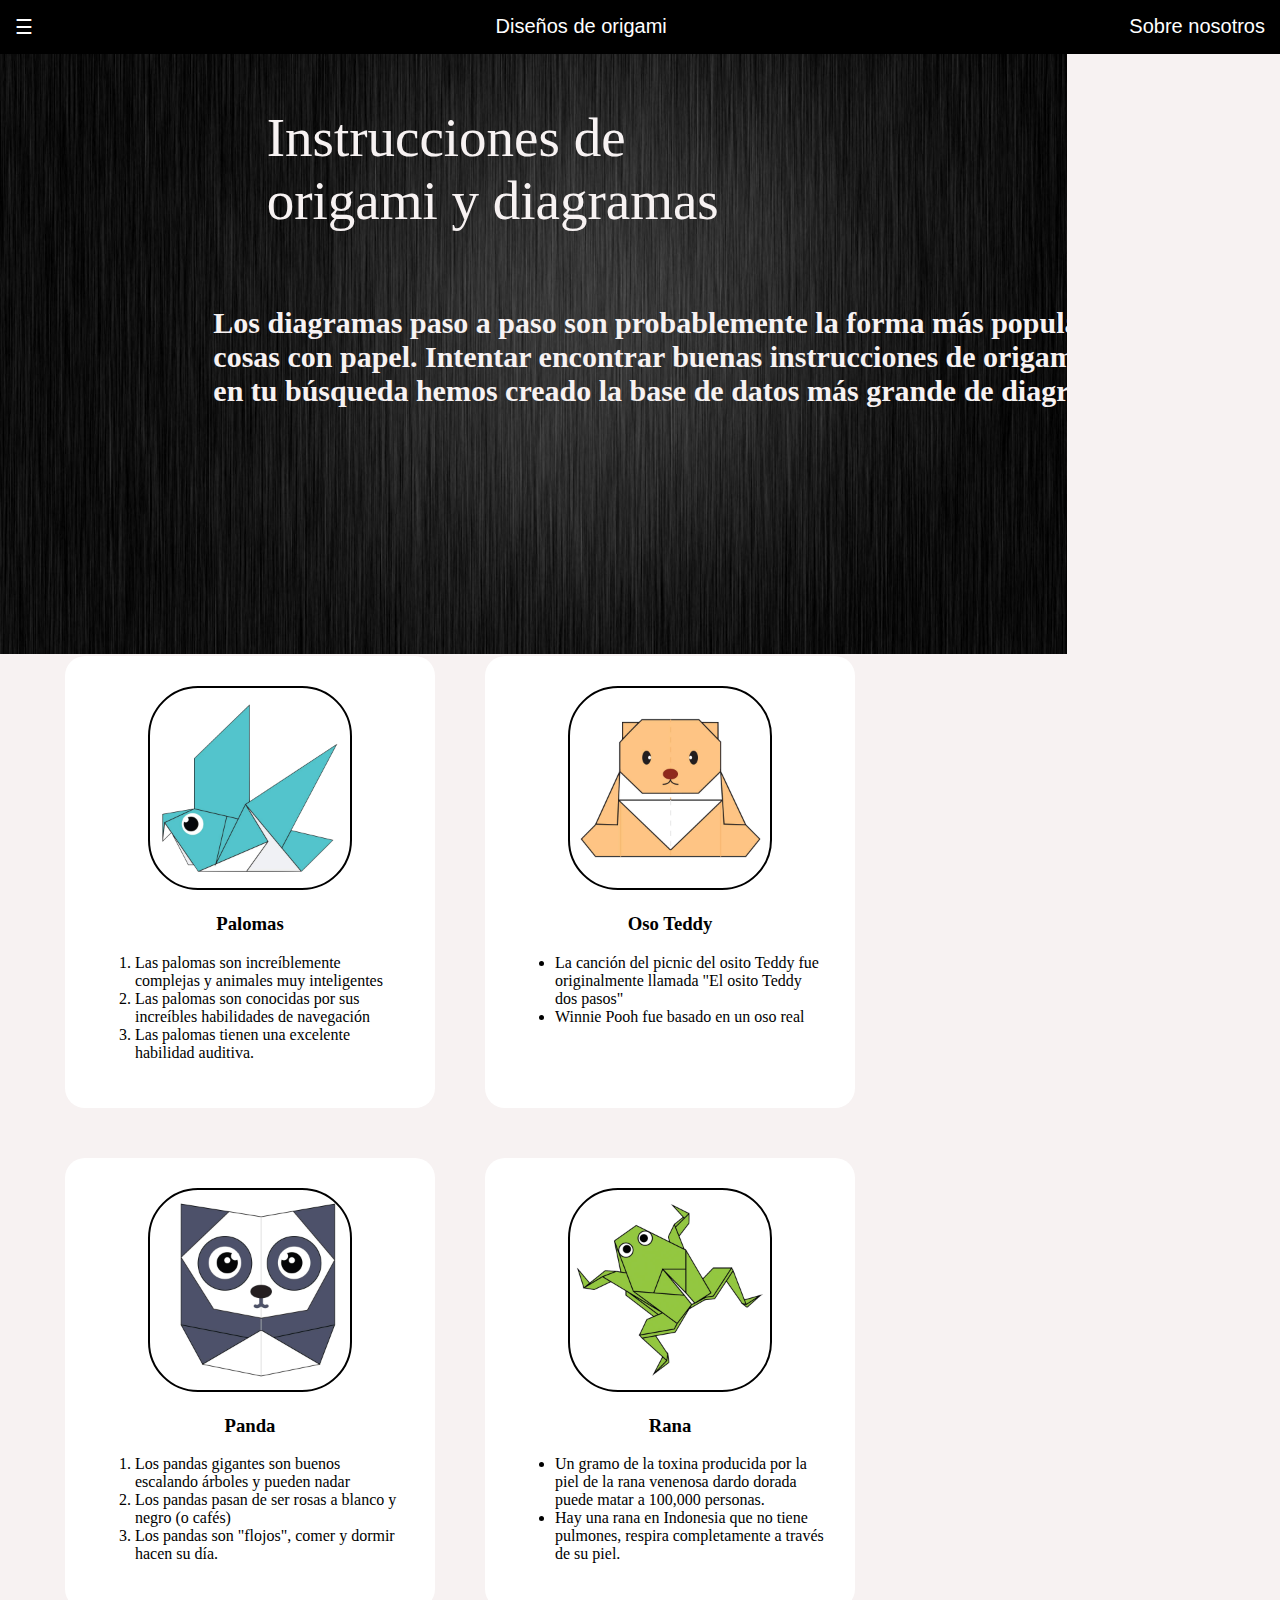
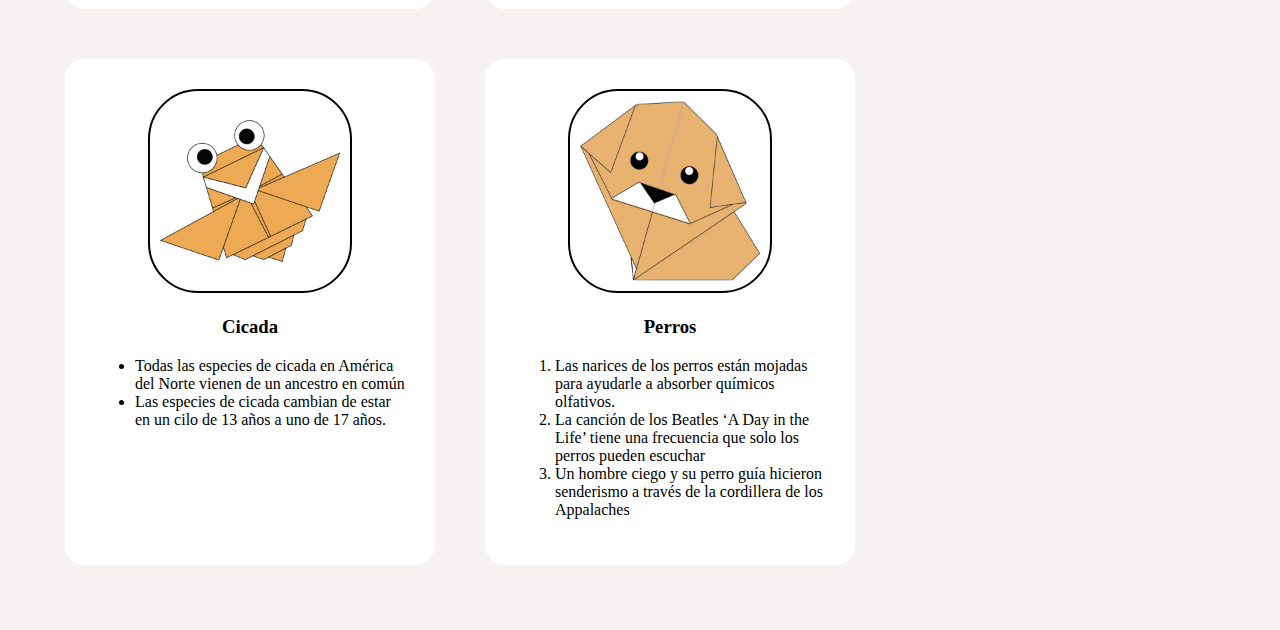
<file: index.html>
<!DOCTYPE html>
<!DOCTYPE html>
<html lang="en">
<head>
    <title>Diseños de origami</title>
    <link rel="stylesheet" type="text/css" href="styles.css">
</head>
<body>
<div class="header">
    <div class="menu">
        <div ><a href ="#">☰</a></div>
        <div >Diseños de origami</div>
        <div ><a href ="about.html">Sobre nosotros</a></div>
    </div>
</div>
<div class ="bodyimg">
    <img src="main2.jpg" height="600px" width="100%">
    <p>
      Instrucciones de origami y diagramas  
    </p>
    <h3><br>
   Los diagramas paso a paso son probablemente la forma más popular y fácil de seguir para mostrar como doblar y crear cosas con papel. 
    Intentar encontrar buenas instrucciones de origami en internet puede ser un poco complicado. Para ayudar en tu búsqueda hemos
    creado la base de datos más grande de diagramas de origami gratis de todo el internet.
    </h3>
</div>
<div class ="grid">
    <div class ="origami">
        <center>
        <a href ="http://origami.me/camel/"><img src="camel.png" width="200px" height="200px"></a>
        <h3> Camello </h3>
        </center>
        <p>
            <ol>
                <li>Las orejas del camello son peludas</li>
                <li>El camello puede moverse fácilmente por la arena por sus pies especialmente diseñados para eso</li>
                <li>Cuando encuentran agua, tomarán tanta como sea posible.</li>
            </ol>
        </p>
        </div>
    <div class="origami">
        <center>
        <a href="http://origami.me/chameleon/"><img src="chameleon.png" width="200px" height="200px"></a>
        <h3> Camaleones </h3>
        </center>
        <p> 
            <ul>
                <li>Los camaleones son reptiles que forman parte de la familia de las iguanas</li>
                <li>Cambiar su color de piel es una parte importante de la comunicación entre camaleones</li>
                <li>La mayoría de los camaleones tienen una cola prensil que usan para agarrarse de las ramas de los árboles. </li>
            </ul>
        </p>
        </div>
    <div class="origami">
        <center>
        <a href="http://origami.me/pigeon/"><img src="pigeon.png" width="200px" height="200px"></a>
        <h3> Palomas </h3>
        </center>
        <p>
        <ol>
            <li>Las palomas son increíblemente complejas y animales muy inteligentes</li>
            <li>Las palomas son conocidas por sus increíbles habilidades de navegación</li>
            <li>Las palomas tienen una excelente habilidad auditiva.</li>
        </ol>
        </p>
        </div>
    <div class="origami">
        <center>
        <a href="http://origami.me/teddy-bear/"><img src="teddy.png" width="200px" height="200px"></a>
        <h3> Oso Teddy </h3>
        </center>
        <p>
        <ul>
            <li>La canción del picnic del osito Teddy fue originalmente llamada "El osito Teddy dos pasos"</li>
            <li>Winnie Pooh fue basado en un oso real</li>
            
        </ul>
        </p>
        </div>

    
    <div class="origami">
        <center>
            <a href="http://origami.me/panda/"><img src="panda.png" width="200px" height="200px"></a>
            <h3> Panda </h3>
        </center>
        <p>
        <ol>
            <li>Los pandas gigantes son buenos escalando árboles y pueden nadar</li>
            <li>Los pandas pasan de ser rosas a blanco y negro (o cafés)</li>
            <li>Los pandas son "flojos", comer y dormir hacen su día.</li>
        </ol>
        </p>
    </div>
    <div class="origami">
        <center>
            <a href ="http://origami.me/traditional-frog/"><img src="frog.png" width="200px" height="200px"></a>
            <h3> Rana </h3>
        </center>
        <p>
        <ul>
            <li>Un gramo de la toxina producida por la piel de la rana venenosa dardo dorada puede matar a 100,000 personas.</li>
            <li>Hay una rana en Indonesia que no tiene pulmones, respira completamente a través de su piel.</li>
    
        </ul>
        </p>
    </div>
    <div class="origami">
        <center>
            <a href="http://origami.me/flying-cicada/"><img src="cicada.png" width="200px" height="200px"></a>
            <h3> Cicada </h3>
        </center>
        <p>
        <ul>
            <li>Todas las especies de cicada en América del Norte vienen de un ancestro en común</li>
            <li>Las especies de cicada cambian de estar en un cilo de 13 años a uno de 17 años.</li>
        </ul>
        </p>
    </div>
    <div class="origami">
        <center>
           <a href="http://origami.me/puppy/"><img src="dog.png" width="200px" height="200px"></a>
            <h3> Perros </h3>
        </center>
        <p>
        <ol>
            <li>Las narices de los perros están mojadas para ayudarle a absorber químicos olfativos.</li>
            <li>La canción de los Beatles ‘A Day in the Life’ tiene una frecuencia que solo los perros pueden escuchar</li>
            <li>Un hombre ciego y su perro guía hicieron senderismo a través de la cordillera de los Appalaches</li>
        </ol>
        </p>
    </div>
    

</div>
</body>
</html>
</file>
<file: styles.css>
.menu{
    display: flex;
    justify-content: space-between;
    background-color: black;
    padding: 15px;
    font-size: 20px;
    font-family: sans-serif;
    font-weight: 400;
    color: white;
}
body{
    margin: 0px;
    background-color:#f7f2f2;
    
}
a{
    text-decoration :none
}
a:link{
    color:#ffffff;
}


a:visited{
    color: #ffffff;
}

.bodyimg{
    position: absolute;
}
.bodyimg p{
    color:#f7f2f2;
    font-size: 55px;
    font-family: fantasy;
    position: absolute;
    top:10%;
    left:50%;
    transform: translate(-50%,-50%);
}
.bodyimg h3{
    color:#f7f2f2;
    font-family: fantasy;
    font-size: 30px;
    width: 1600px;
    position: absolute;
    top:40%;
    left:80%;
    transform: translate(-40%, -40%);
}
.grid{
    display: flex;
    flex-wrap: wrap;
    margin: 40px;
    font-family: sans-serif;
    
}
.grid img{
    border: 2px solid black;
    border-radius: 50px;
}
.origami {
    
    border-radius: 20px;
    background-color: #ffffff;
    padding: 30px;
    margin: 25px;
    width:310px;
    font-family: fantasy;
    
}
 .origami:hover{ 
 transform: scale(1.2);
}
</file>
